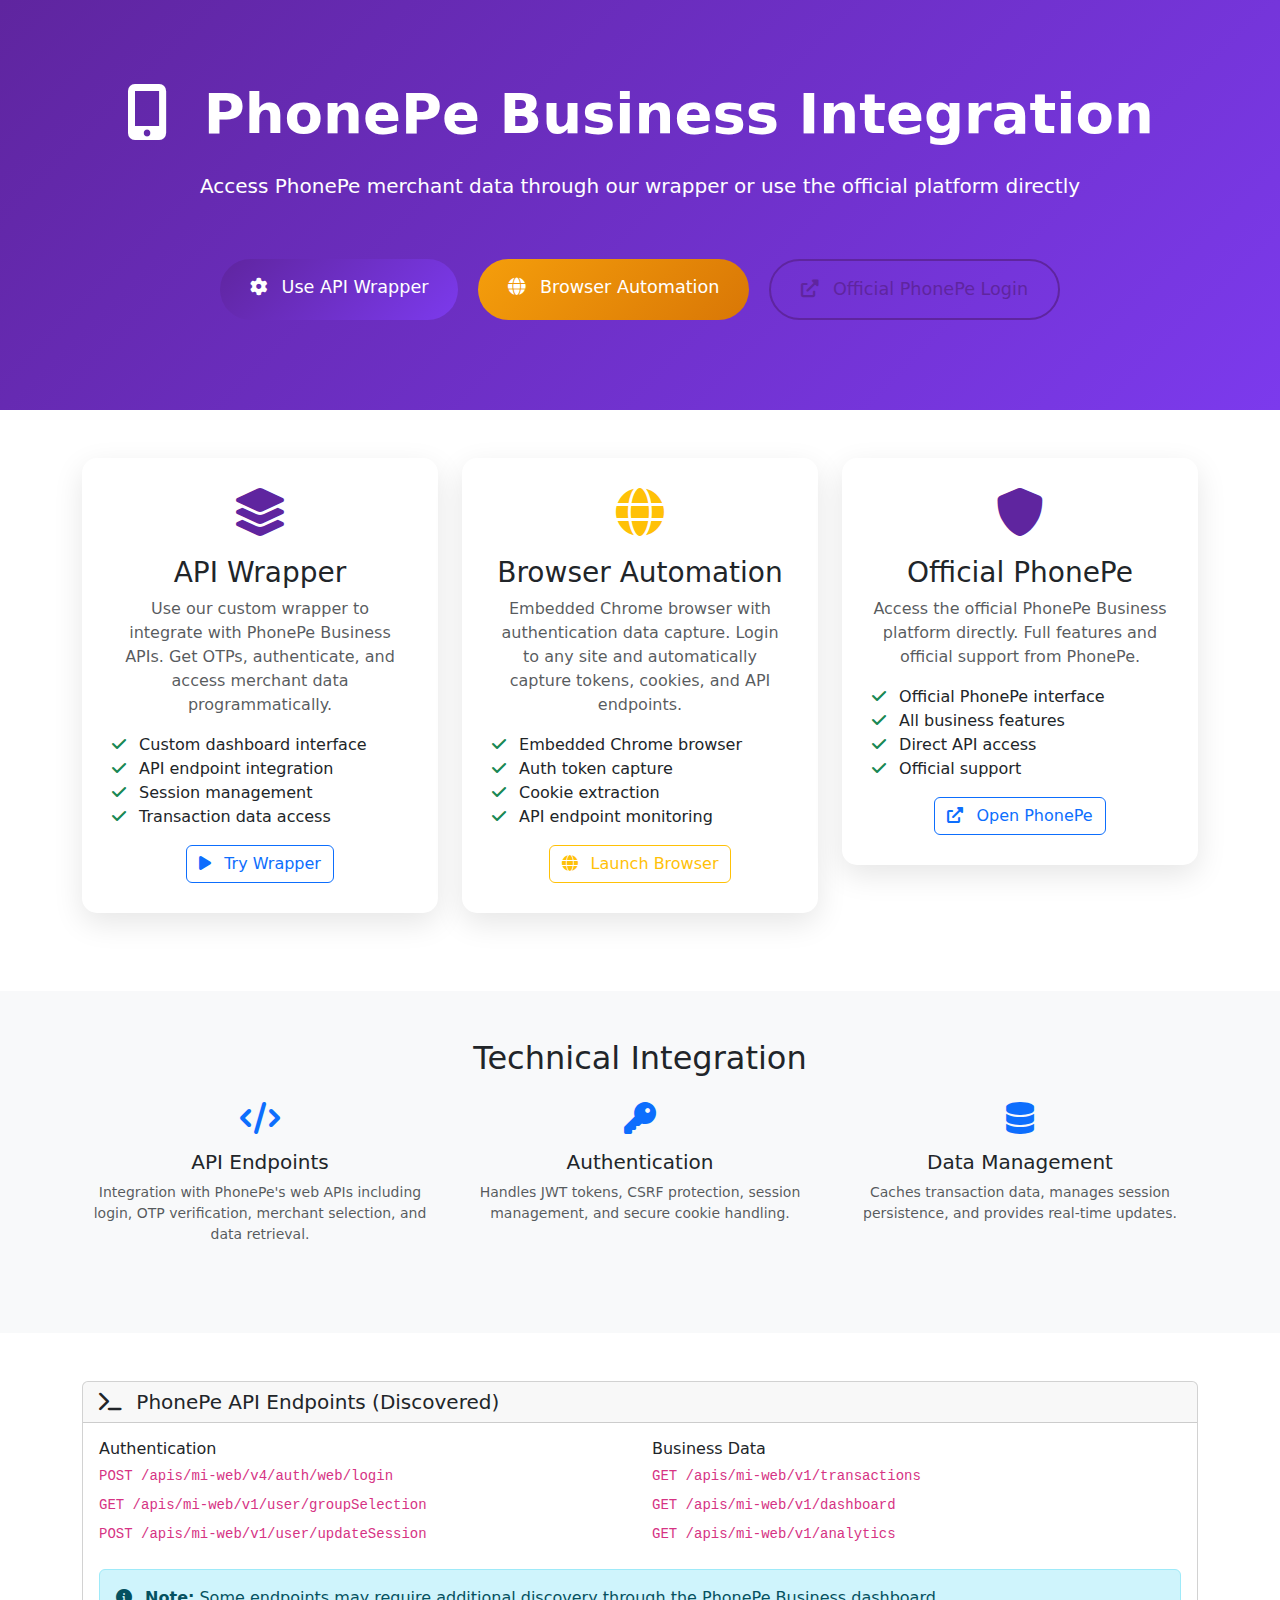
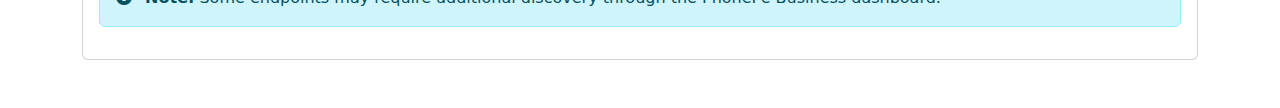
<file: templates/index.html>
<!doctype html>
<html lang="en">
  <head>
    <meta charset="utf-8">
    <title>PhonePe Business Integration</title>
    <link rel="stylesheet" href="/static/styles.css">
    <link rel="stylesheet" href="https://cdn.jsdelivr.net/npm/bootstrap@5.3.0/dist/css/bootstrap.min.css">
    <link rel="stylesheet" href="https://cdnjs.cloudflare.com/ajax/libs/font-awesome/6.0.0/css/all.min.css">
    <style>
      .hero-section {
        background: linear-gradient(135deg, #5f259f 0%, #7c3aed 100%);
        color: white;
        padding: 80px 0;
        text-align: center;
      }
      
      .feature-card {
        background: white;
        border-radius: 15px;
        padding: 30px;
        box-shadow: 0 10px 30px rgba(0,0,0,0.1);
        text-align: center;
        margin-bottom: 30px;
        transition: transform 0.3s ease;
      }
      
      .feature-card:hover {
        transform: translateY(-10px);
      }
      
      .feature-icon {
        font-size: 3rem;
        color: #5f259f;
        margin-bottom: 20px;
      }
      
      .option-btn {
        padding: 15px 30px;
        font-size: 1.1rem;
        border-radius: 50px;
        min-width: 200px;
        margin: 10px;
      }
      
      .wrapper-btn {
        background: linear-gradient(135deg, #5f259f 0%, #7c3aed 100%);
        border: none;
        color: white;
      }
      
      .browser-btn {
        background: linear-gradient(135deg, #f59e0b 0%, #d97706 100%);
        border: none;
        color: white;
      }
      
      .official-btn {
        background: transparent;
        border: 2px solid #5f259f;
        color: #5f259f;
      }
      
      .official-btn:hover {
        background: #5f259f;
        color: white;
      }
    </style>
  </head>
  <body>
    <!-- Hero Section -->
    <div class="hero-section">
      <div class="container">
        <h1 class="display-4 fw-bold mb-4">
          <i class="fas fa-mobile-alt me-3"></i>
          PhonePe Business Integration
        </h1>
        <p class="lead mb-5">
          Access PhonePe merchant data through our wrapper or use the official platform directly
        </p>
        
        <div class="d-flex justify-content-center flex-wrap">
          <a href="/wrapper" class="btn wrapper-btn option-btn">
            <i class="fas fa-cog me-2"></i>
            Use API Wrapper
          </a>
          <a href="/browser" class="btn browser-btn option-btn">
            <i class="fas fa-globe me-2"></i>
            Browser Automation
          </a>
          <a href="/phonepe-redirect" class="btn official-btn option-btn">
            <i class="fas fa-external-link-alt me-2"></i>
            Official PhonePe Login
          </a>
        </div>
      </div>
    </div>

    <!-- Features Section -->
    <div class="container my-5">
      <div class="row">
        <div class="col-md-4">
          <div class="feature-card">
            <i class="fas fa-layer-group feature-icon"></i>
            <h3>API Wrapper</h3>
            <p class="text-muted">
              Use our custom wrapper to integrate with PhonePe Business APIs. 
              Get OTPs, authenticate, and access merchant data programmatically.
            </p>
            <ul class="list-unstyled text-start">
              <li><i class="fas fa-check text-success me-2"></i> Custom dashboard interface</li>
              <li><i class="fas fa-check text-success me-2"></i> API endpoint integration</li>
              <li><i class="fas fa-check text-success me-2"></i> Session management</li>
              <li><i class="fas fa-check text-success me-2"></i> Transaction data access</li>
            </ul>
            <a href="/wrapper" class="btn btn-outline-primary">
              <i class="fas fa-play me-2"></i>
              Try Wrapper
            </a>
          </div>
        </div>
        
        <div class="col-md-4">
          <div class="feature-card">
            <i class="fas fa-globe feature-icon text-warning"></i>
            <h3>Browser Automation</h3>
            <p class="text-muted">
              Embedded Chrome browser with authentication data capture. 
              Login to any site and automatically capture tokens, cookies, and API endpoints.
            </p>
            <ul class="list-unstyled text-start">
              <li><i class="fas fa-check text-success me-2"></i> Embedded Chrome browser</li>
              <li><i class="fas fa-check text-success me-2"></i> Auth token capture</li>
              <li><i class="fas fa-check text-success me-2"></i> Cookie extraction</li>
              <li><i class="fas fa-check text-success me-2"></i> API endpoint monitoring</li>
            </ul>
            <a href="/browser" class="btn btn-outline-warning">
              <i class="fas fa-globe me-2"></i>
              Launch Browser
            </a>
          </div>
        </div>
        
        <div class="col-md-4">
          <div class="feature-card">
            <i class="fas fa-shield-alt feature-icon"></i>
            <h3>Official PhonePe</h3>
            <p class="text-muted">
              Access the official PhonePe Business platform directly. 
              Full features and official support from PhonePe.
            </p>
            <ul class="list-unstyled text-start">
              <li><i class="fas fa-check text-success me-2"></i> Official PhonePe interface</li>
              <li><i class="fas fa-check text-success me-2"></i> All business features</li>
              <li><i class="fas fa-check text-success me-2"></i> Direct API access</li>
              <li><i class="fas fa-check text-success me-2"></i> Official support</li>
            </ul>
            <a href="https://business.phonepe.com/login" target="_blank" class="btn btn-outline-primary">
              <i class="fas fa-external-link-alt me-2"></i>
              Open PhonePe
            </a>
          </div>
        </div>
      </div>
    </div>

    <!-- Technical Details -->
    <div class="bg-light py-5">
      <div class="container">
        <div class="row">
          <div class="col-md-12">
            <h2 class="text-center mb-4">Technical Integration</h2>
            <div class="row">
              <div class="col-md-4 text-center mb-4">
                <i class="fas fa-code fa-2x text-primary mb-3"></i>
                <h5>API Endpoints</h5>
                <p class="text-muted small">
                  Integration with PhonePe's web APIs including login, OTP verification, 
                  merchant selection, and data retrieval.
                </p>
              </div>
              <div class="col-md-4 text-center mb-4">
                <i class="fas fa-key fa-2x text-primary mb-3"></i>
                <h5>Authentication</h5>
                <p class="text-muted small">
                  Handles JWT tokens, CSRF protection, session management, 
                  and secure cookie handling.
                </p>
              </div>
              <div class="col-md-4 text-center mb-4">
                <i class="fas fa-database fa-2x text-primary mb-3"></i>
                <h5>Data Management</h5>
                <p class="text-muted small">
                  Caches transaction data, manages session persistence, 
                  and provides real-time updates.
                </p>
              </div>
            </div>
          </div>
        </div>
      </div>
    </div>

    <!-- API Endpoints Reference -->
    <div class="container my-5">
      <div class="card">
        <div class="card-header">
          <h5 class="mb-0">
            <i class="fas fa-terminal me-2"></i>
            PhonePe API Endpoints (Discovered)
          </h5>
        </div>
        <div class="card-body">
          <div class="row">
            <div class="col-md-6">
              <h6>Authentication</h6>
              <code class="d-block mb-2">POST /apis/mi-web/v4/auth/web/login</code>
              <code class="d-block mb-2">GET /apis/mi-web/v1/user/groupSelection</code>
              <code class="d-block mb-4">POST /apis/mi-web/v1/user/updateSession</code>
            </div>
            <div class="col-md-6">
              <h6>Business Data</h6>
              <code class="d-block mb-2">GET /apis/mi-web/v1/transactions</code>
              <code class="d-block mb-2">GET /apis/mi-web/v1/dashboard</code>
              <code class="d-block mb-4">GET /apis/mi-web/v1/analytics</code>
            </div>
          </div>
          <div class="alert alert-info">
            <i class="fas fa-info-circle me-2"></i>
            <strong>Note:</strong> Some endpoints may require additional discovery through the PhonePe Business dashboard.
          </div>
        </div>
      </div>
    </div>

    <script src="https://cdn.jsdelivr.net/npm/bootstrap@5.3.0/dist/js/bootstrap.bundle.min.js"></script>
  </body>
</html>
</file>
<file: static/styles.css>
body {
  background: #f7fafc;
  font-family: 'Segoe UI', Tahoma, Geneva, Verdana, sans-serif;
}

.table th, .table td {
  vertical-align: middle;
}

/* Custom scrollbar */
::-webkit-scrollbar {
  width: 8px;
}

::-webkit-scrollbar-track {
  background: #f1f1f1;
}

::-webkit-scrollbar-thumb {
  background: #c1c1c1;
  border-radius: 4px;
}

::-webkit-scrollbar-thumb:hover {
  background: #a8a8a8;
}

/* Animation for loading states */
@keyframes pulse {
  0% { opacity: 1; }
  50% { opacity: 0.5; }
  100% { opacity: 1; }
}

.loading {
  animation: pulse 1.5s infinite;
}

/* Hover effects for interactive elements */
.btn:hover {
  transform: translateY(-1px);
  transition: transform 0.2s ease;
}

.stats-card:hover {
  transform: translateY(-2px);
  box-shadow: 0 4px 20px rgba(0,0,0,0.15);
  transition: all 0.3s ease;
}

/* PhonePe brand colors */
.phonepe-purple {
  color: #5f259f;
}

.phonepe-gradient {
  background: linear-gradient(135deg, #5f259f 0%, #7c3aed 100%);
}

/* Responsive adjustments */
@media (max-width: 768px) {
  .stats-card {
    margin-bottom: 15px;
  }
  
  .filter-section .row > div {
    margin-bottom: 15px;
  }
  
  .dashboard-header h2 {
    font-size: 1.5rem;
  }
}

/* Print styles */
@media print {
  .btn, .filter-section, .auth-token-section {
    display: none !important;
  }
  
  .table-container {
    box-shadow: none;
    border: 1px solid #ddd;
  }
}
</file>
